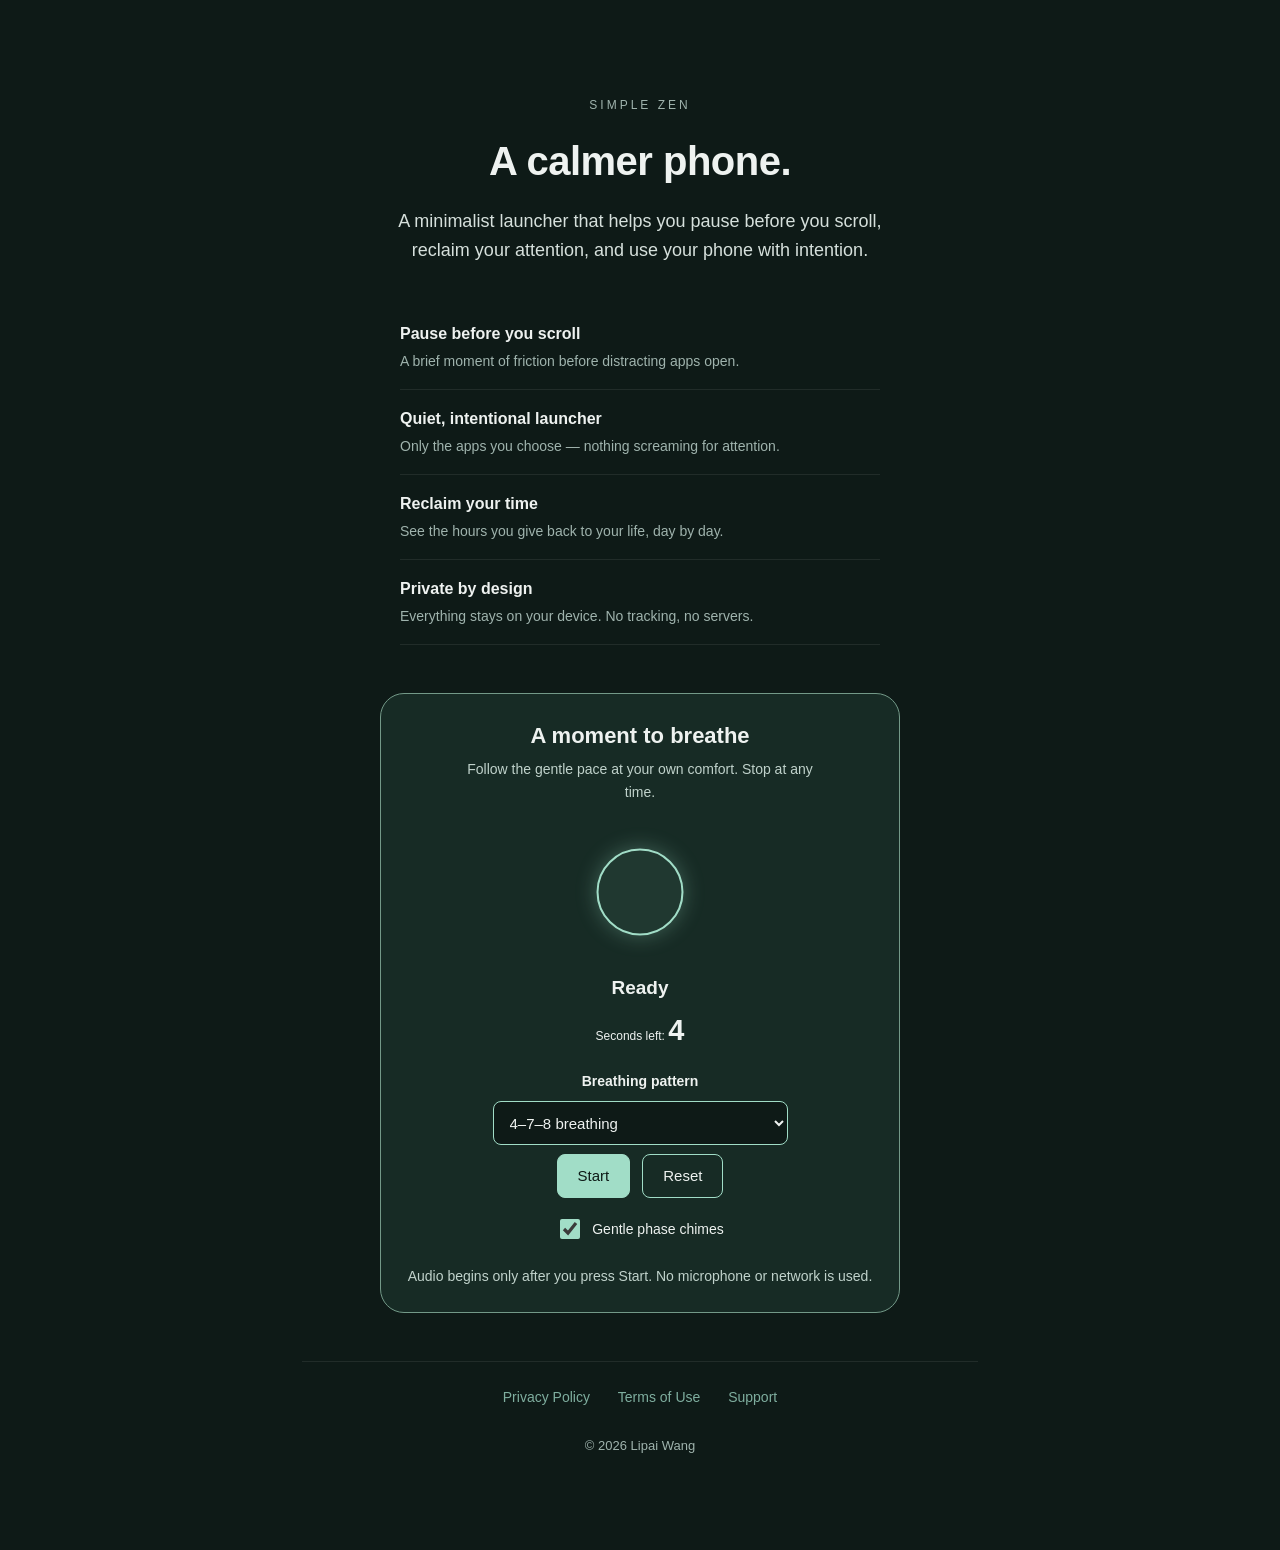
<file: index.html>
<!DOCTYPE html>
<html lang="en">
<head>
  <meta charset="UTF-8" />
  <meta name="viewport" content="width=device-width, initial-scale=1.0" />
  <title>Simple Zen — A calmer phone</title>
  <meta name="description" content="Simple Zen is a minimalist iOS launcher for digital wellbeing. Pause before you scroll, reclaim your attention, and use your phone with intention." />
  <style>
    :root {
      --bg: #0e1a17;
      --ink: #eef2f0;
      --muted: #9fb3ad;
      --sage: #7fae9f;
      --line: rgba(255,255,255,0.08);
    }
    * { box-sizing: border-box; }
    body {
      margin: 0;
      background: var(--bg);
      color: var(--ink);
      font-family: -apple-system, BlinkMacSystemFont, "Segoe UI", Roboto, Helvetica, Arial, sans-serif;
      line-height: 1.6;
      -webkit-font-smoothing: antialiased;
    }
    .wrap { max-width: 720px; margin: 0 auto; padding: 96px 22px 80px; text-align: center; }
    a { color: var(--sage); text-decoration: none; }
    .eyebrow { font-size: 12px; letter-spacing: 3px; text-transform: uppercase; color: var(--muted); margin: 0 0 14px; }
    h1 { font-size: 40px; font-weight: 600; margin: 0 0 14px; letter-spacing: -0.5px; }
    .tagline { font-size: 18px; color: #d6e0dc; max-width: 520px; margin: 0 auto 40px; }
    .features { text-align: left; max-width: 480px; margin: 0 auto 48px; }
    .feature { padding: 16px 0; border-bottom: 1px solid var(--line); }
    .feature h3 { font-size: 16px; font-weight: 600; margin: 0 0 4px; }
    .feature p { font-size: 14px; color: var(--muted); margin: 0; }
    .links { margin-top: 48px; padding-top: 24px; border-top: 1px solid var(--line); color: var(--muted); font-size: 14px; }
    .links a { margin: 0 12px; }
  </style>
  <link rel="stylesheet" href="./zen/styles.css" />
</head>
<body>
  <main class="wrap">
    <p class="eyebrow">Simple Zen</p>
    <h1>A calmer phone.</h1>
    <p class="tagline">A minimalist launcher that helps you pause before you scroll, reclaim your attention, and use your phone with intention.</p>

    <div class="features">
      <div class="feature">
        <h3>Pause before you scroll</h3>
        <p>A brief moment of friction before distracting apps open.</p>
      </div>
      <div class="feature">
        <h3>Quiet, intentional launcher</h3>
        <p>Only the apps you choose — nothing screaming for attention.</p>
      </div>
      <div class="feature">
        <h3>Reclaim your time</h3>
        <p>See the hours you give back to your life, day by day.</p>
      </div>
      <div class="feature">
        <h3>Private by design</h3>
        <p>Everything stays on your device. No tracking, no servers.</p>
      </div>
    </div>

    <div class="links">
      <a href="./privacy.html">Privacy Policy</a>
      <a href="./terms.html">Terms of Use</a>
      <a href="mailto:williamjiaminus@gmail.com">Support</a>
    </div>
    <p style="color:var(--muted); font-size:13px; margin-top:28px;">© 2026 Lipai Wang</p>
  </main>
  <script type="module" src="./zen/view.mjs"></script>
</body>
</html>
</file>
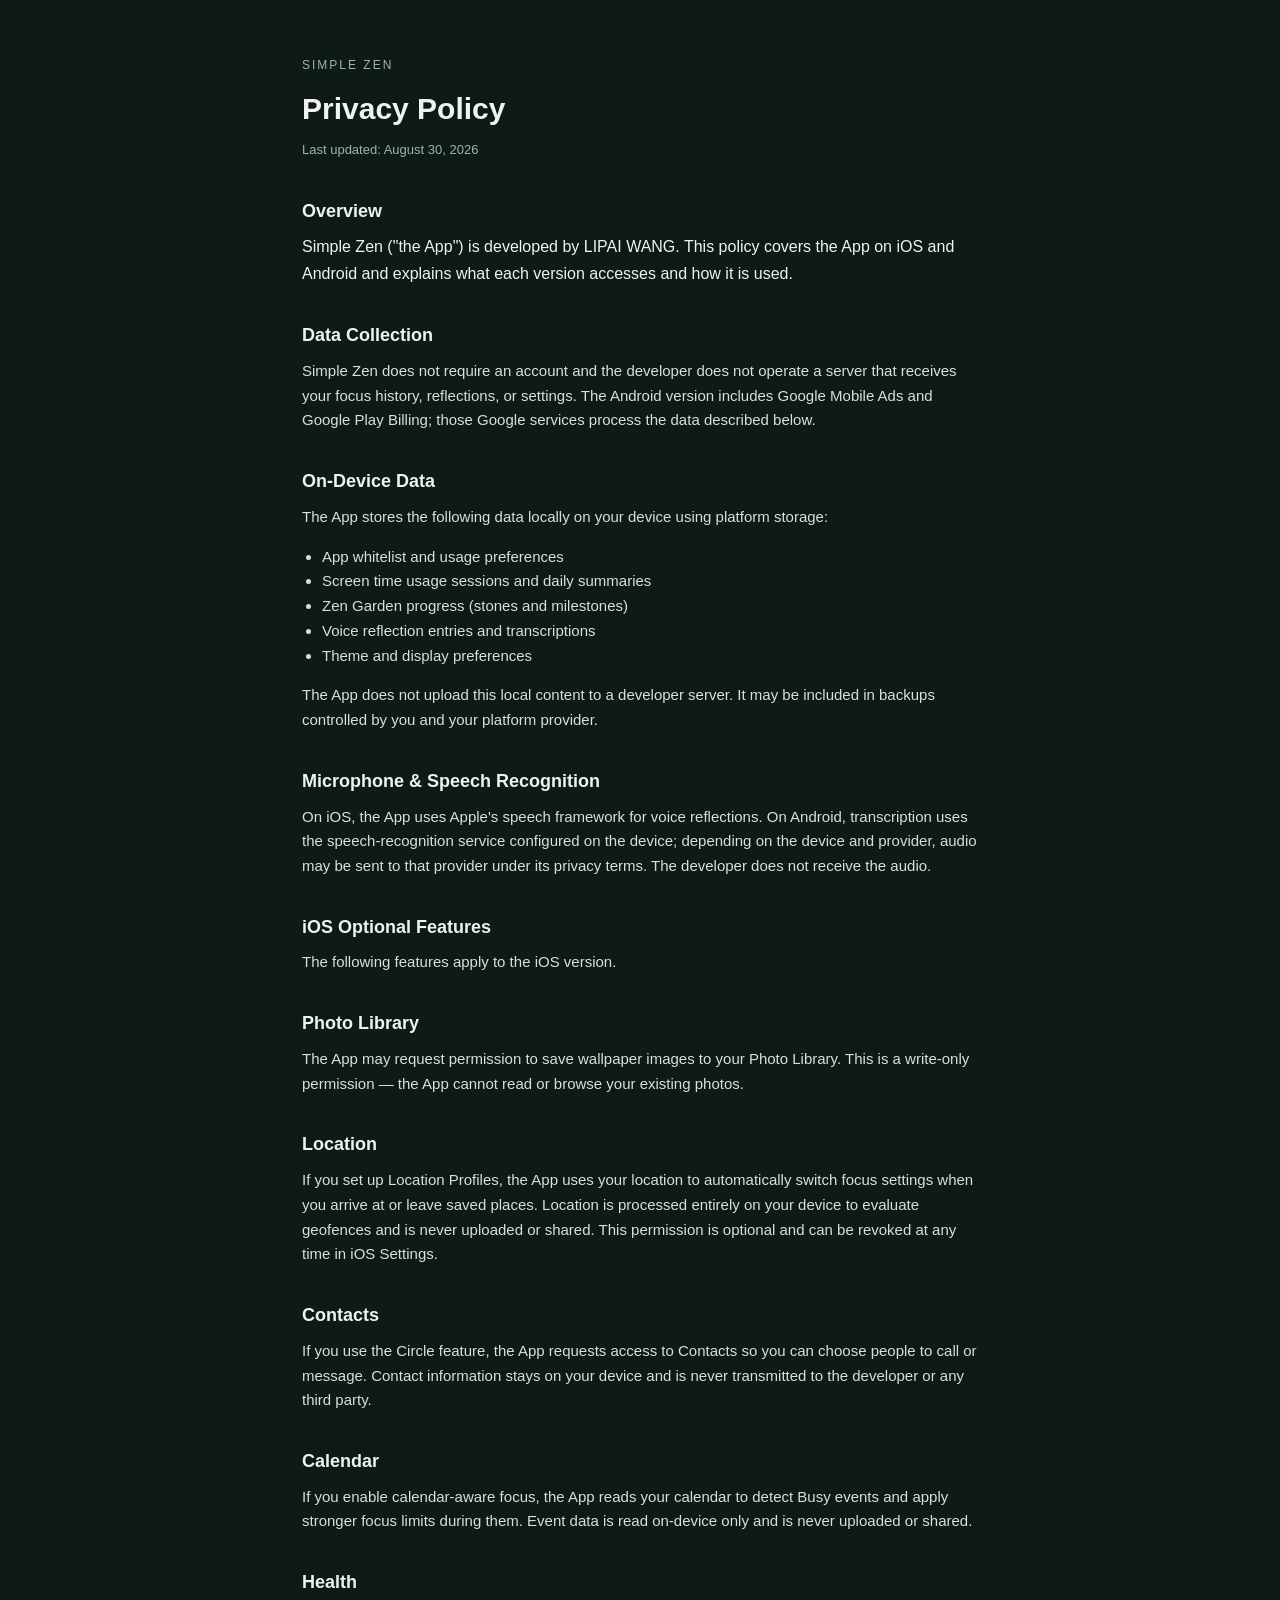
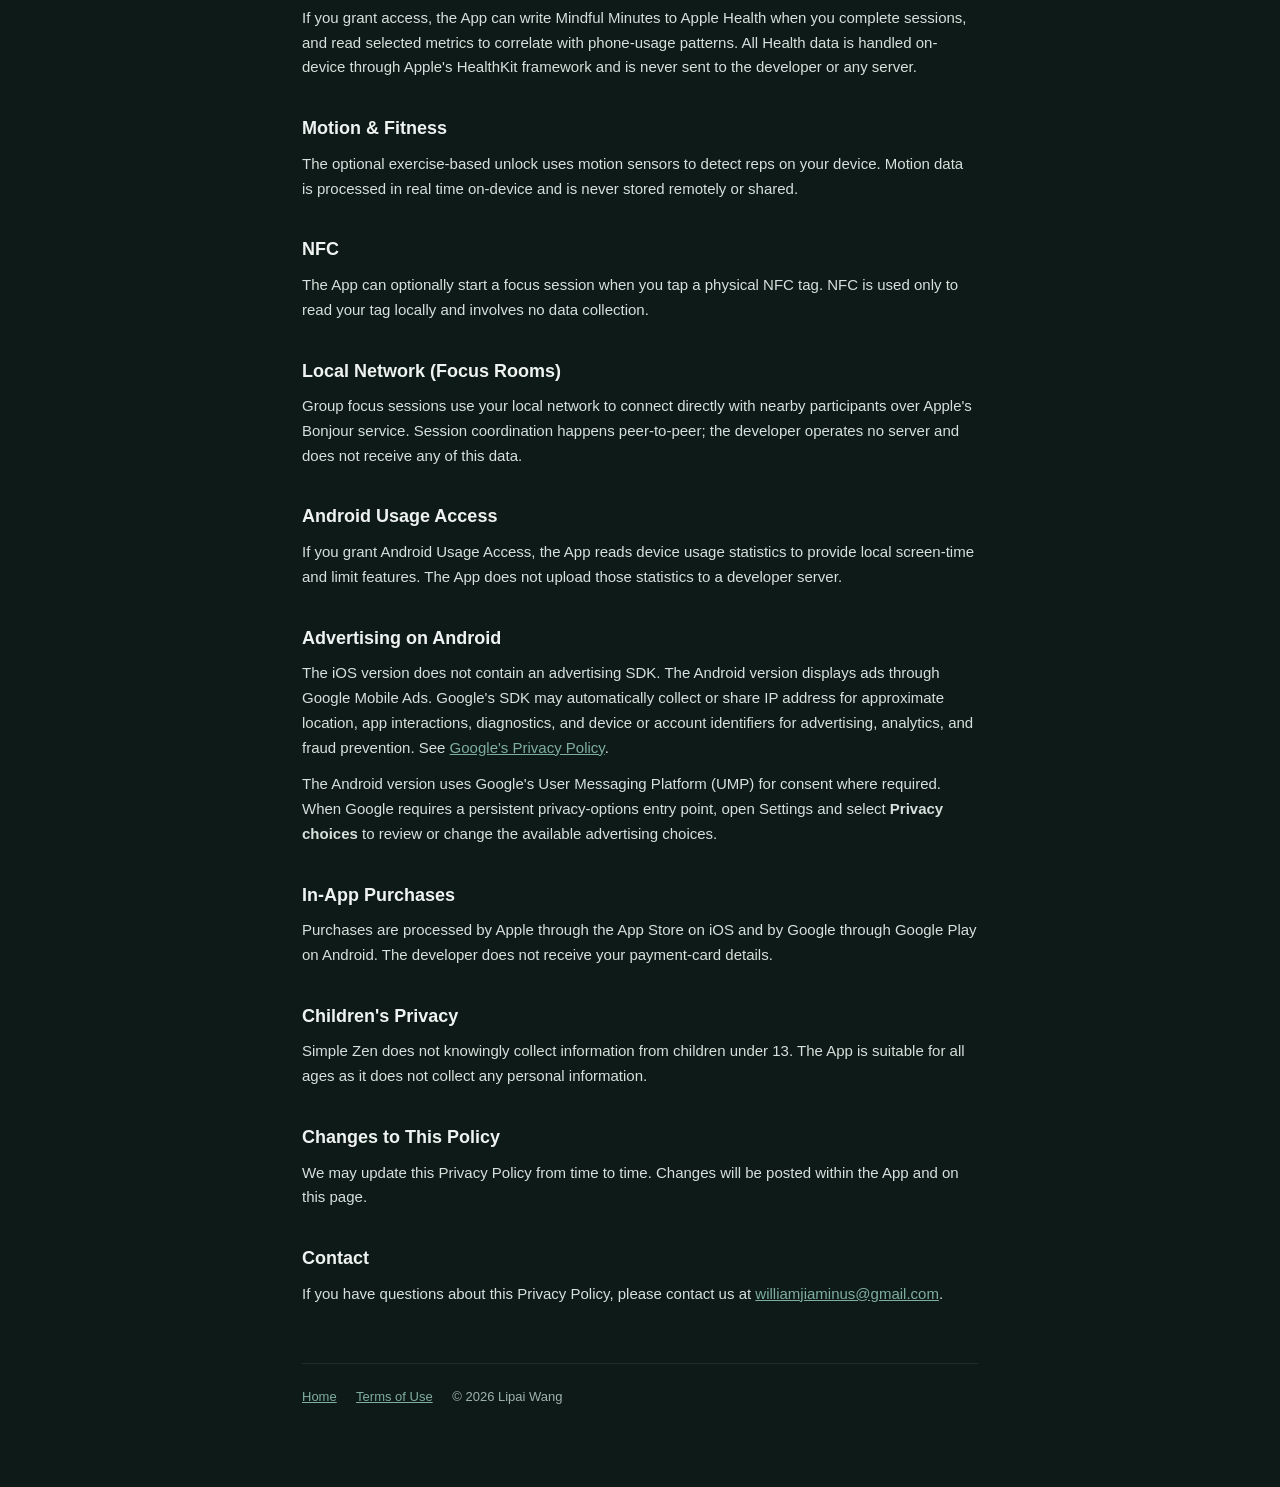
<file: privacy.html>
<!DOCTYPE html>
<html lang="en">
<head>
  <meta charset="UTF-8" />
  <meta name="viewport" content="width=device-width, initial-scale=1.0" />
  <title>Privacy Policy — Simple Zen</title>
  <meta name="description" content="Privacy Policy for the iOS and Android versions of Simple Zen." />
  <style>
    :root {
      --bg: #0e1a17;
      --panel: #122420;
      --ink: #eef2f0;
      --muted: #9fb3ad;
      --sage: #7fae9f;
      --line: rgba(255,255,255,0.08);
    }
    * { box-sizing: border-box; }
    body {
      margin: 0;
      background: var(--bg);
      color: var(--ink);
      font-family: -apple-system, BlinkMacSystemFont, "Segoe UI", Roboto, Helvetica, Arial, sans-serif;
      line-height: 1.65;
      -webkit-font-smoothing: antialiased;
    }
    .wrap { max-width: 720px; margin: 0 auto; padding: 56px 22px 80px; }
    a { color: var(--sage); }
    .eyebrow { font-size: 12px; letter-spacing: 2px; text-transform: uppercase; color: var(--muted); margin: 0 0 8px; }
    h1 { font-size: 30px; font-weight: 600; margin: 0 0 6px; }
    .updated { color: var(--muted); font-size: 13px; margin: 0 0 36px; }
    h2 { font-size: 18px; font-weight: 600; margin: 34px 0 8px; }
    p { color: #d6e0dc; font-size: 15px; margin: 0 0 12px; }
    .lead { font-size: 16px; color: var(--ink); }
    ul { color: #d6e0dc; font-size: 15px; padding-left: 20px; }
    .footer { margin-top: 56px; padding-top: 22px; border-top: 1px solid var(--line); color: var(--muted); font-size: 13px; }
    .footer a { margin-right: 16px; }
  </style>
</head>
<body>
  <main class="wrap">
    <p class="eyebrow">Simple Zen</p>
    <h1>Privacy Policy</h1>
    <p class="updated">Last updated: August 30, 2026</p>

    <h2>Overview</h2>
    <p class="lead">Simple Zen ("the App") is developed by LIPAI WANG. This policy covers the App on iOS and Android and explains what each version accesses and how it is used.</p>

    <h2>Data Collection</h2>
    <p>Simple Zen does not require an account and the developer does not operate a server that receives your focus history, reflections, or settings. The Android version includes Google Mobile Ads and Google Play Billing; those Google services process the data described below.</p>

    <h2>On-Device Data</h2>
    <p>The App stores the following data locally on your device using platform storage:</p>
    <ul>
      <li>App whitelist and usage preferences</li>
      <li>Screen time usage sessions and daily summaries</li>
      <li>Zen Garden progress (stones and milestones)</li>
      <li>Voice reflection entries and transcriptions</li>
      <li>Theme and display preferences</li>
    </ul>
    <p>The App does not upload this local content to a developer server. It may be included in backups controlled by you and your platform provider.</p>

    <h2>Microphone &amp; Speech Recognition</h2>
    <p>On iOS, the App uses Apple's speech framework for voice reflections. On Android, transcription uses the speech-recognition service configured on the device; depending on the device and provider, audio may be sent to that provider under its privacy terms. The developer does not receive the audio.</p>

    <h2>iOS Optional Features</h2>
    <p>The following features apply to the iOS version.</p>

    <h2>Photo Library</h2>
    <p>The App may request permission to save wallpaper images to your Photo Library. This is a write-only permission — the App cannot read or browse your existing photos.</p>

    <h2>Location</h2>
    <p>If you set up Location Profiles, the App uses your location to automatically switch focus settings when you arrive at or leave saved places. Location is processed entirely on your device to evaluate geofences and is never uploaded or shared. This permission is optional and can be revoked at any time in iOS Settings.</p>

    <h2>Contacts</h2>
    <p>If you use the Circle feature, the App requests access to Contacts so you can choose people to call or message. Contact information stays on your device and is never transmitted to the developer or any third party.</p>

    <h2>Calendar</h2>
    <p>If you enable calendar-aware focus, the App reads your calendar to detect Busy events and apply stronger focus limits during them. Event data is read on-device only and is never uploaded or shared.</p>

    <h2>Health</h2>
    <p>If you grant access, the App can write Mindful Minutes to Apple Health when you complete sessions, and read selected metrics to correlate with phone-usage patterns. All Health data is handled on-device through Apple's HealthKit framework and is never sent to the developer or any server.</p>

    <h2>Motion &amp; Fitness</h2>
    <p>The optional exercise-based unlock uses motion sensors to detect reps on your device. Motion data is processed in real time on-device and is never stored remotely or shared.</p>

    <h2>NFC</h2>
    <p>The App can optionally start a focus session when you tap a physical NFC tag. NFC is used only to read your tag locally and involves no data collection.</p>

    <h2>Local Network (Focus Rooms)</h2>
    <p>Group focus sessions use your local network to connect directly with nearby participants over Apple's Bonjour service. Session coordination happens peer-to-peer; the developer operates no server and does not receive any of this data.</p>

    <h2>Android Usage Access</h2>
    <p>If you grant Android Usage Access, the App reads device usage statistics to provide local screen-time and limit features. The App does not upload those statistics to a developer server.</p>

    <h2>Advertising on Android</h2>
    <p>The iOS version does not contain an advertising SDK. The Android version displays ads through Google Mobile Ads. Google's SDK may automatically collect or share IP address for approximate location, app interactions, diagnostics, and device or account identifiers for advertising, analytics, and fraud prevention. See <a href="https://policies.google.com/privacy">Google's Privacy Policy</a>.</p>
    <p>The Android version uses Google's User Messaging Platform (UMP) for consent where required. When Google requires a persistent privacy-options entry point, open Settings and select <strong>Privacy choices</strong> to review or change the available advertising choices.</p>

    <h2>In-App Purchases</h2>
    <p>Purchases are processed by Apple through the App Store on iOS and by Google through Google Play on Android. The developer does not receive your payment-card details.</p>

    <h2>Children's Privacy</h2>
    <p>Simple Zen does not knowingly collect information from children under 13. The App is suitable for all ages as it does not collect any personal information.</p>

    <h2>Changes to This Policy</h2>
    <p>We may update this Privacy Policy from time to time. Changes will be posted within the App and on this page.</p>

    <h2>Contact</h2>
    <p>If you have questions about this Privacy Policy, please contact us at <a href="mailto:williamjiaminus@gmail.com">williamjiaminus@gmail.com</a>.</p>

    <div class="footer">
      <a href="./index.html">Home</a>
      <a href="./terms.html">Terms of Use</a>
      <span>© 2026 Lipai Wang</span>
    </div>
  </main>
</body>
</html>
</file>
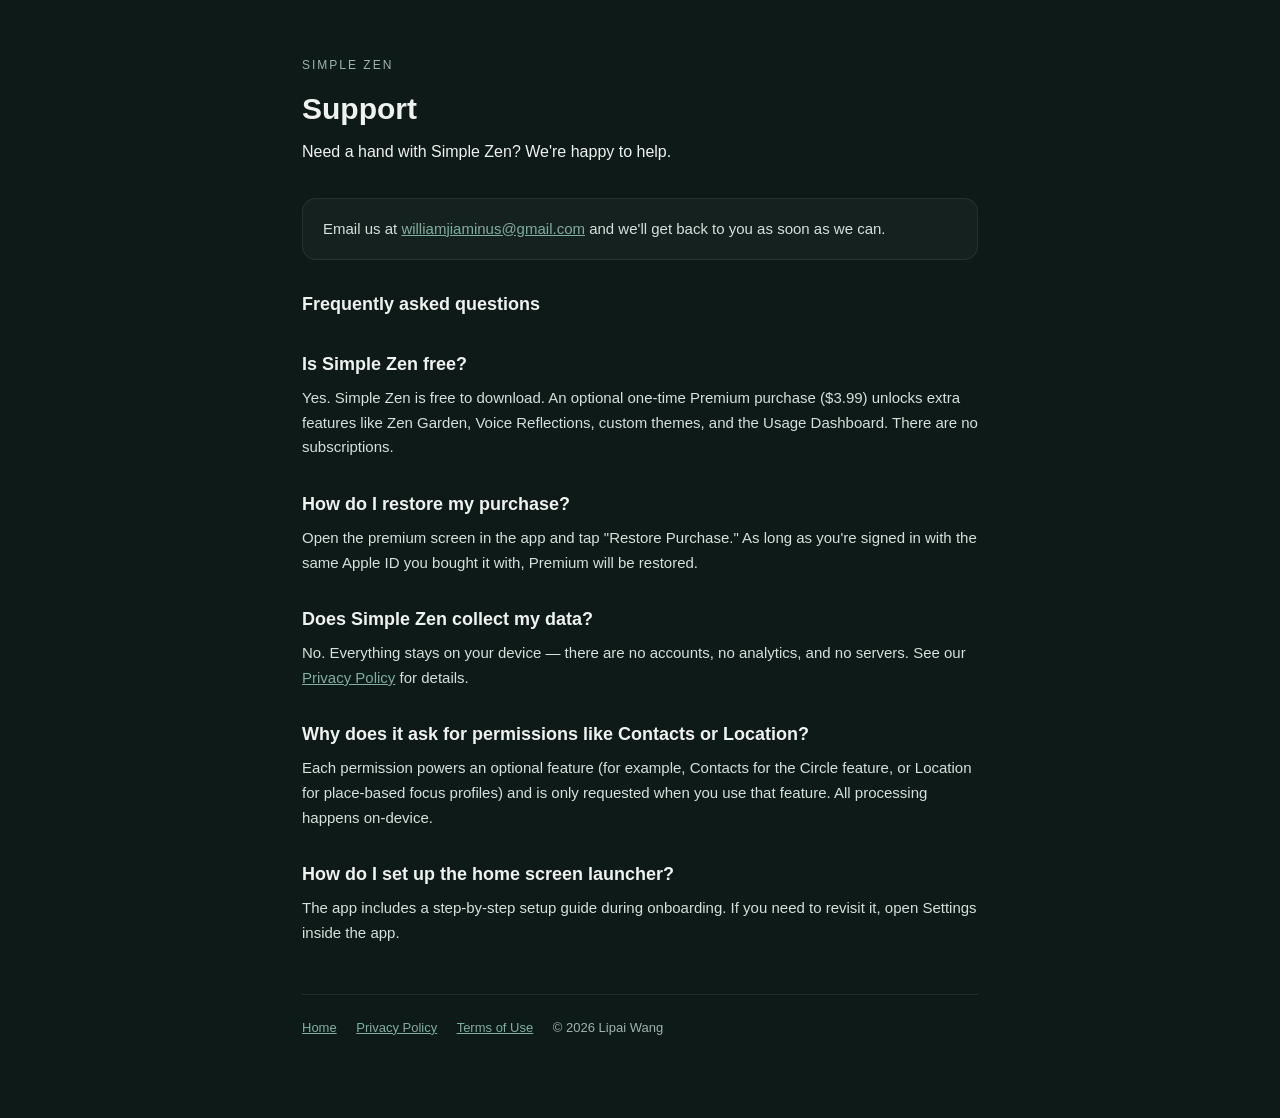
<file: support.html>
<!DOCTYPE html>
<html lang="en">
<head>
  <meta charset="UTF-8" />
  <meta name="viewport" content="width=device-width, initial-scale=1.0" />
  <title>Support — Simple Zen</title>
  <meta name="description" content="Support and help for Simple Zen, a minimalist iOS launcher for digital wellbeing." />
  <style>
    :root {
      --bg: #0e1a17;
      --ink: #eef2f0;
      --muted: #9fb3ad;
      --sage: #7fae9f;
      --line: rgba(255,255,255,0.08);
    }
    * { box-sizing: border-box; }
    body {
      margin: 0;
      background: var(--bg);
      color: var(--ink);
      font-family: -apple-system, BlinkMacSystemFont, "Segoe UI", Roboto, Helvetica, Arial, sans-serif;
      line-height: 1.65;
      -webkit-font-smoothing: antialiased;
    }
    .wrap { max-width: 720px; margin: 0 auto; padding: 56px 22px 80px; }
    a { color: var(--sage); }
    .eyebrow { font-size: 12px; letter-spacing: 2px; text-transform: uppercase; color: var(--muted); margin: 0 0 8px; }
    h1 { font-size: 30px; font-weight: 600; margin: 0 0 6px; }
    .lead { font-size: 16px; color: var(--ink); margin: 0 0 32px; }
    h2 { font-size: 18px; font-weight: 600; margin: 30px 0 6px; }
    p { color: #d6e0dc; font-size: 15px; margin: 0 0 12px; }
    .contact { margin: 28px 0; padding: 18px 20px; border: 1px solid var(--line); border-radius: 14px; background: rgba(255,255,255,0.03); }
    .footer { margin-top: 48px; padding-top: 22px; border-top: 1px solid var(--line); color: var(--muted); font-size: 13px; }
    .footer a { margin-right: 16px; }
  </style>
</head>
<body>
  <main class="wrap">
    <p class="eyebrow">Simple Zen</p>
    <h1>Support</h1>
    <p class="lead">Need a hand with Simple Zen? We're happy to help.</p>

    <div class="contact">
      <p style="margin:0;">Email us at <a href="mailto:williamjiaminus@gmail.com">williamjiaminus@gmail.com</a> and we'll get back to you as soon as we can.</p>
    </div>

    <h2>Frequently asked questions</h2>

    <h2>Is Simple Zen free?</h2>
    <p>Yes. Simple Zen is free to download. An optional one-time Premium purchase ($3.99) unlocks extra features like Zen Garden, Voice Reflections, custom themes, and the Usage Dashboard. There are no subscriptions.</p>

    <h2>How do I restore my purchase?</h2>
    <p>Open the premium screen in the app and tap "Restore Purchase." As long as you're signed in with the same Apple ID you bought it with, Premium will be restored.</p>

    <h2>Does Simple Zen collect my data?</h2>
    <p>No. Everything stays on your device — there are no accounts, no analytics, and no servers. See our <a href="./privacy.html">Privacy Policy</a> for details.</p>

    <h2>Why does it ask for permissions like Contacts or Location?</h2>
    <p>Each permission powers an optional feature (for example, Contacts for the Circle feature, or Location for place-based focus profiles) and is only requested when you use that feature. All processing happens on-device.</p>

    <h2>How do I set up the home screen launcher?</h2>
    <p>The app includes a step-by-step setup guide during onboarding. If you need to revisit it, open Settings inside the app.</p>

    <div class="footer">
      <a href="./index.html">Home</a>
      <a href="./privacy.html">Privacy Policy</a>
      <a href="./terms.html">Terms of Use</a>
      <span>© 2026 Lipai Wang</span>
    </div>
  </main>
</body>
</html>
</file>
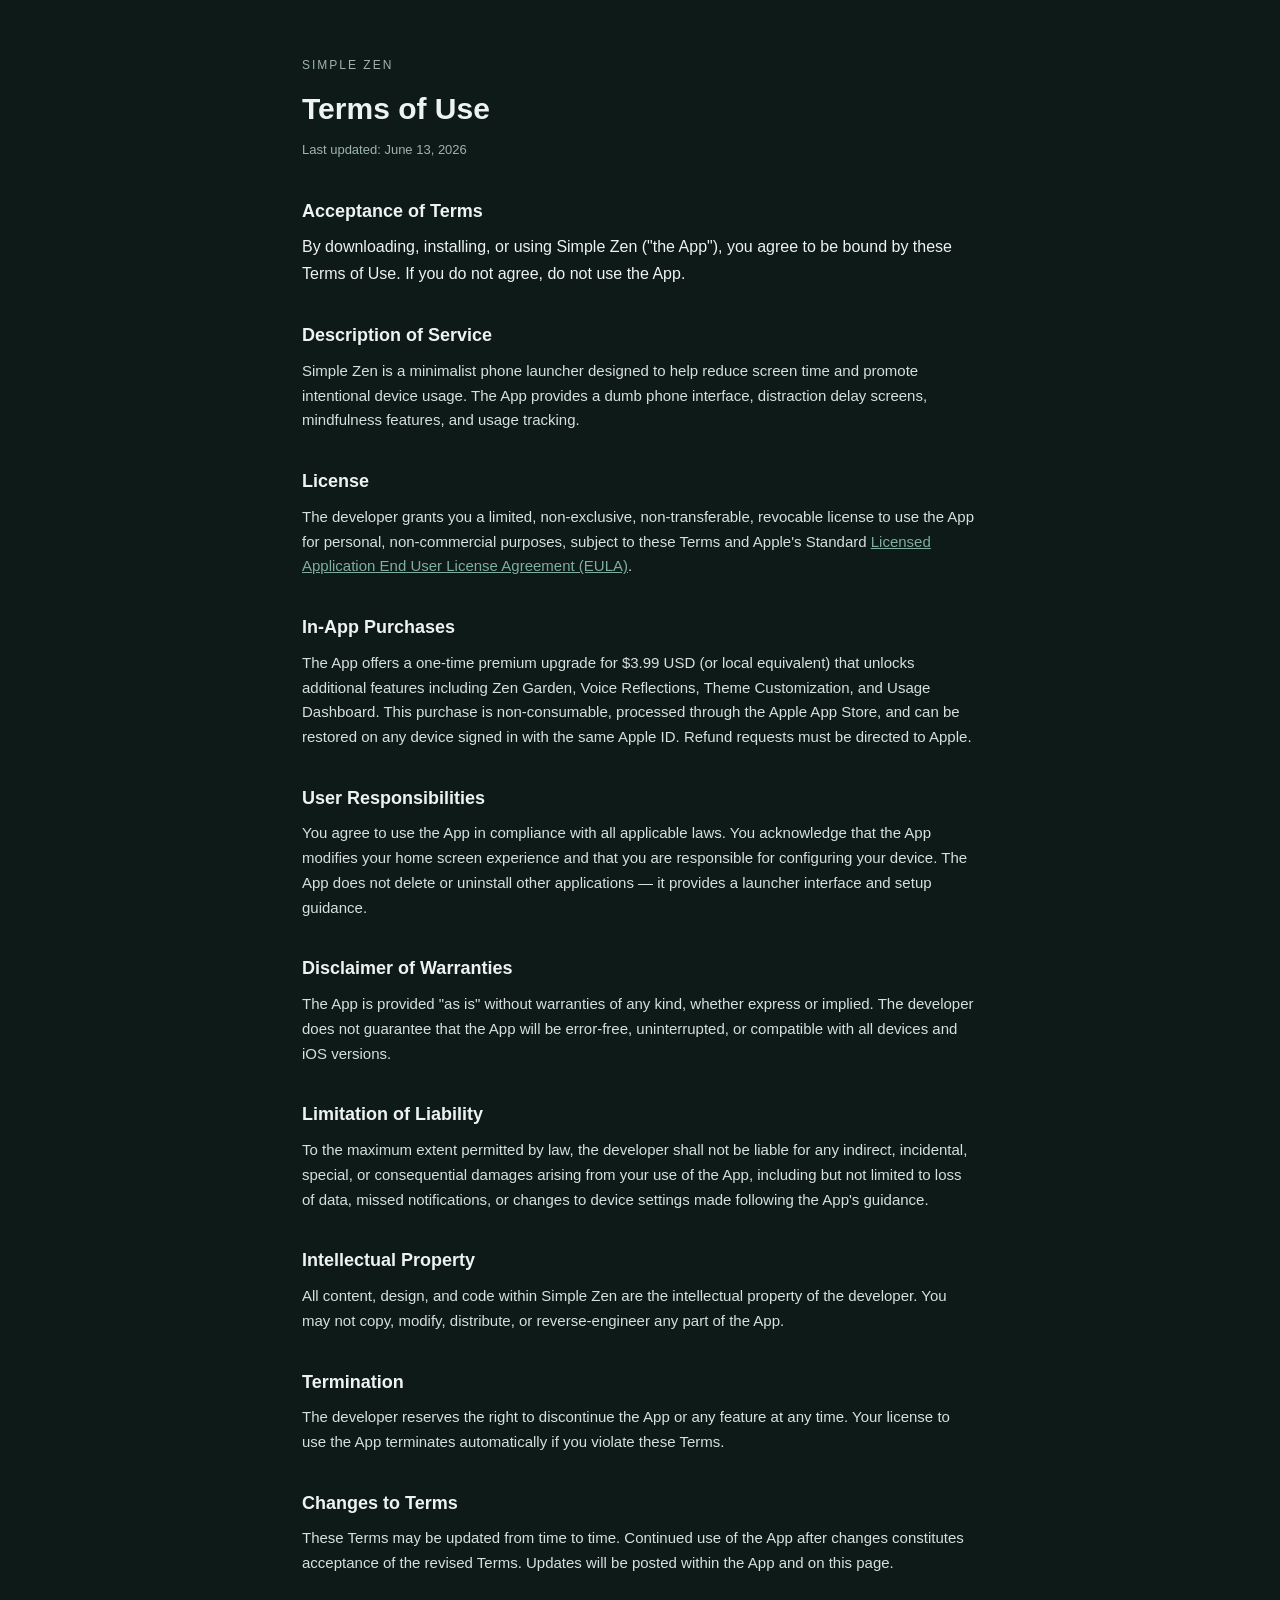
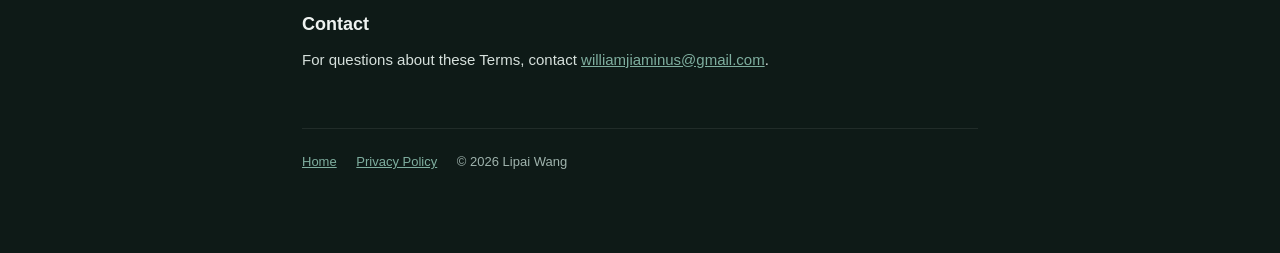
<file: terms.html>
<!DOCTYPE html>
<html lang="en">
<head>
  <meta charset="UTF-8" />
  <meta name="viewport" content="width=device-width, initial-scale=1.0" />
  <title>Terms of Use — Simple Zen</title>
  <meta name="description" content="Terms of Use for Simple Zen, a minimalist iOS launcher for digital wellbeing." />
  <style>
    :root {
      --bg: #0e1a17;
      --panel: #122420;
      --ink: #eef2f0;
      --muted: #9fb3ad;
      --sage: #7fae9f;
      --line: rgba(255,255,255,0.08);
    }
    * { box-sizing: border-box; }
    body {
      margin: 0;
      background: var(--bg);
      color: var(--ink);
      font-family: -apple-system, BlinkMacSystemFont, "Segoe UI", Roboto, Helvetica, Arial, sans-serif;
      line-height: 1.65;
      -webkit-font-smoothing: antialiased;
    }
    .wrap { max-width: 720px; margin: 0 auto; padding: 56px 22px 80px; }
    a { color: var(--sage); }
    .eyebrow { font-size: 12px; letter-spacing: 2px; text-transform: uppercase; color: var(--muted); margin: 0 0 8px; }
    h1 { font-size: 30px; font-weight: 600; margin: 0 0 6px; }
    .updated { color: var(--muted); font-size: 13px; margin: 0 0 36px; }
    h2 { font-size: 18px; font-weight: 600; margin: 34px 0 8px; }
    p { color: #d6e0dc; font-size: 15px; margin: 0 0 12px; }
    .lead { font-size: 16px; color: var(--ink); }
    .footer { margin-top: 56px; padding-top: 22px; border-top: 1px solid var(--line); color: var(--muted); font-size: 13px; }
    .footer a { margin-right: 16px; }
  </style>
</head>
<body>
  <main class="wrap">
    <p class="eyebrow">Simple Zen</p>
    <h1>Terms of Use</h1>
    <p class="updated">Last updated: June 13, 2026</p>

    <h2>Acceptance of Terms</h2>
    <p class="lead">By downloading, installing, or using Simple Zen ("the App"), you agree to be bound by these Terms of Use. If you do not agree, do not use the App.</p>

    <h2>Description of Service</h2>
    <p>Simple Zen is a minimalist phone launcher designed to help reduce screen time and promote intentional device usage. The App provides a dumb phone interface, distraction delay screens, mindfulness features, and usage tracking.</p>

    <h2>License</h2>
    <p>The developer grants you a limited, non-exclusive, non-transferable, revocable license to use the App for personal, non-commercial purposes, subject to these Terms and Apple's Standard <a href="https://www.apple.com/legal/internet-services/itunes/dev/stdeula/">Licensed Application End User License Agreement (EULA)</a>.</p>

    <h2>In-App Purchases</h2>
    <p>The App offers a one-time premium upgrade for $3.99 USD (or local equivalent) that unlocks additional features including Zen Garden, Voice Reflections, Theme Customization, and Usage Dashboard. This purchase is non-consumable, processed through the Apple App Store, and can be restored on any device signed in with the same Apple ID. Refund requests must be directed to Apple.</p>

    <h2>User Responsibilities</h2>
    <p>You agree to use the App in compliance with all applicable laws. You acknowledge that the App modifies your home screen experience and that you are responsible for configuring your device. The App does not delete or uninstall other applications — it provides a launcher interface and setup guidance.</p>

    <h2>Disclaimer of Warranties</h2>
    <p>The App is provided "as is" without warranties of any kind, whether express or implied. The developer does not guarantee that the App will be error-free, uninterrupted, or compatible with all devices and iOS versions.</p>

    <h2>Limitation of Liability</h2>
    <p>To the maximum extent permitted by law, the developer shall not be liable for any indirect, incidental, special, or consequential damages arising from your use of the App, including but not limited to loss of data, missed notifications, or changes to device settings made following the App's guidance.</p>

    <h2>Intellectual Property</h2>
    <p>All content, design, and code within Simple Zen are the intellectual property of the developer. You may not copy, modify, distribute, or reverse-engineer any part of the App.</p>

    <h2>Termination</h2>
    <p>The developer reserves the right to discontinue the App or any feature at any time. Your license to use the App terminates automatically if you violate these Terms.</p>

    <h2>Changes to Terms</h2>
    <p>These Terms may be updated from time to time. Continued use of the App after changes constitutes acceptance of the revised Terms. Updates will be posted within the App and on this page.</p>

    <h2>Contact</h2>
    <p>For questions about these Terms, contact <a href="mailto:williamjiaminus@gmail.com">williamjiaminus@gmail.com</a>.</p>

    <div class="footer">
      <a href="./index.html">Home</a>
      <a href="./privacy.html">Privacy Policy</a>
      <span>© 2026 Lipai Wang</span>
    </div>
  </main>
</body>
</html>
</file>
<file: zen/styles.css>
/* All selectors remain inside the new component: disabled mode is layout-identical. */
.zen-pacer {
  --zen-panel: #172b25;
  --zen-ink: #eef2f0;
  --zen-muted: #c0d2cb;
  --zen-accent: #a1ddc7;
  --zen-outline: #beeedd;
  margin: 0 auto 48px;
  padding: 28px 24px 24px;
  max-width: 520px;
  border: 1px solid #739988;
  border-radius: 24px;
  background: var(--zen-panel);
  color: var(--zen-ink);
  text-align: center;
}
.zen-pacer h2 { margin: 0 0 8px; font-size: 22px; line-height: 1.3; }
.zen-pacer .zen-help, .zen-pacer .zen-note { color: var(--zen-muted); font-size: 14px; }
.zen-pacer .zen-help { margin: 0 auto 12px; max-width: 350px; }
.zen-pacer .zen-ring { display: grid; place-items: center; margin: 14px auto 6px; width: 150px; height: 150px; }
.zen-pacer .zen-ring-inner { width: 128px; height: 128px; border-radius: 50%; border: 3px solid var(--zen-accent); box-shadow: 0 0 32px #9ddcc350; background: #87ccb314; }
.zen-pacer .zen-phase { font-size: 19px; font-weight: 600; margin: 0; min-height: 28px; }
.zen-pacer .zen-countdown { margin: 4px 0 16px; font-variant-numeric: tabular-nums; font-size: 29px; font-weight: 600; }
.zen-pacer .zen-countdown-desc { font-size: 12px; font-weight: 400; }
.zen-pacer .zen-controls { display: grid; gap: 9px; justify-items: center; }
.zen-pacer .zen-controls > label:first-child { font-size: 14px; font-weight: 600; }
.zen-pacer select, .zen-pacer button { font: inherit; font-size: 15px; min-height: 44px; border-radius: 8px; }
.zen-pacer select { width: min(100%, 295px); background: #0e1a17; color: #eef2f0; border: 1px solid #a1ddc7; padding: 7px 12px; }
.zen-pacer button { border: 1px solid #a1ddc7; padding: 8px 20px; cursor: pointer; color: #0e1a17; background: #a1ddc7; }
.zen-pacer button + button { background: #172b25; color: #eef2f0; }
.zen-pacer .zen-actions { display: flex; gap: 12px; flex-wrap: wrap; justify-content: center; }
.zen-pacer .zen-chime-toggle { display: flex; gap: 9px; align-items: center; min-height: 44px; font-size: 14px; }
.zen-pacer input[type="checkbox"] { width: 20px; height: 20px; accent-color: #a1ddc7; }
.zen-pacer button:focus-visible, .zen-pacer select:focus-visible, .zen-pacer input:focus-visible { outline: 3px solid var(--zen-outline); outline-offset: 3px; }
.zen-pacer .zen-note { margin: 14px 0 0; }
@media (prefers-reduced-motion: reduce) {
  .zen-pacer .zen-ring-inner { transform: none !important; box-shadow: none; }
}
@media (max-width: 380px) { .zen-pacer { padding: 24px 14px; } }
</file>
